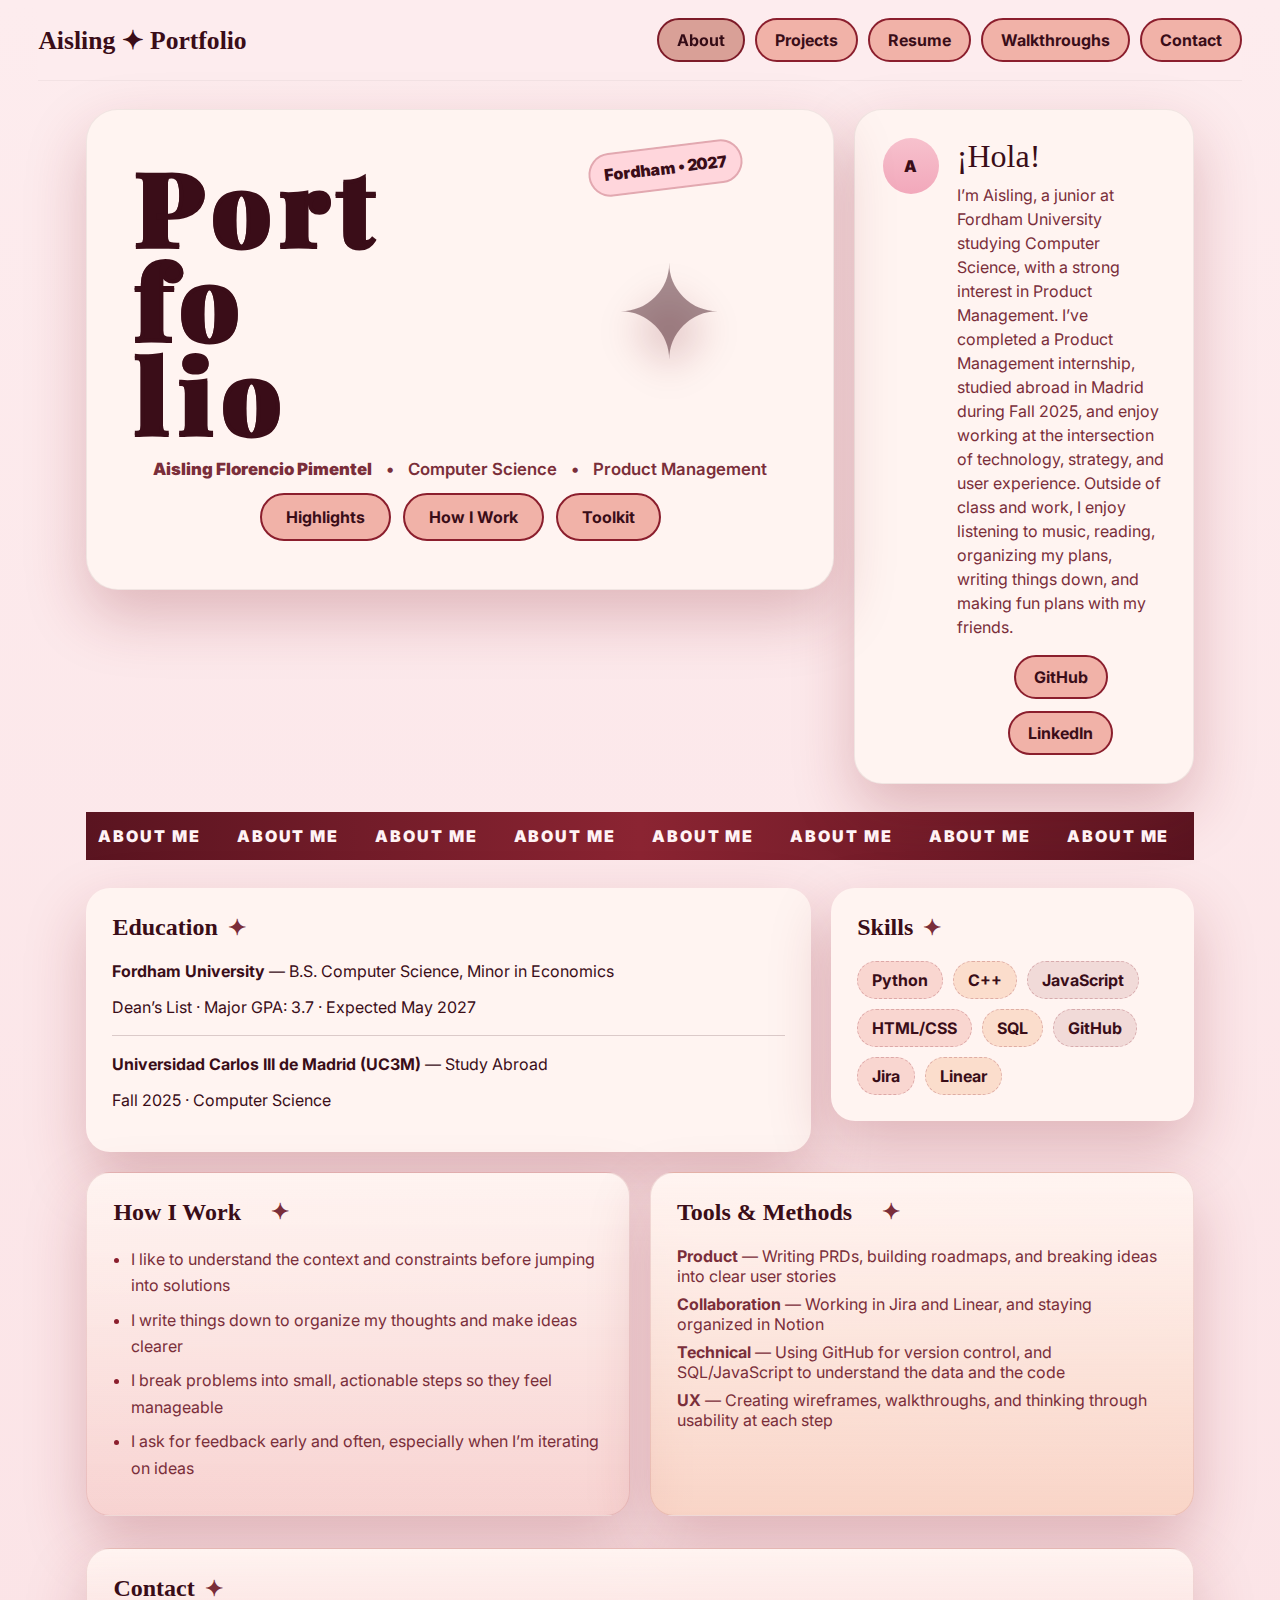
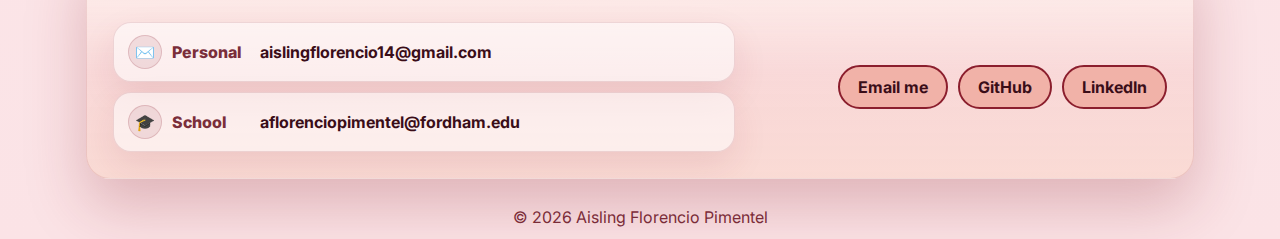
<file: index.html>
<!doctype html>
<html lang="en">
<head>
  <meta charset="UTF-8" />
  <meta name="viewport" content="width=device-width, initial-scale=1.0" />
  <title>Aisling Florencio Pimentel — Portfolio</title>
  <link rel="stylesheet" href="styles.css" />
  <link href="https://fonts.googleapis.com/css2?family=Playfair+Display:wght@400;600;700;800;900&display=swap" rel="stylesheet">
  <link href="https://fonts.googleapis.com/css2?family=Inter:wght@400;600;700;800&family=Playfair+Display:wght@400;600;700;800;900&display=swap" rel="stylesheet">

</head>
<body>
  <nav class="nav">
    <div class="container nav-inner">
      <a class="brand" href="index.html">Aisling ✦ Portfolio</a>
      <div class="nav-links">
        <a class="pill" href="index.html">About</a>
        <a class="pill" href="projects.html">Projects</a>
        <a class="pill" href="resume.html">Resume</a>
        <a class="pill" href="walkthroughs.html">Walkthroughs</a>
        <a class="pill" href="#contact">Contact</a>
      </div>
    </div>
  </nav>

  <header class="container hero">
    <div class="hero-top">
        <section class="big-title">

          <div class="badge">Fordham • 2027</div>
      
          <div class="portfolio-word" aria-label="Portfolio">
            <span>Port</span>
            <span>fo</span>
            <span>lio</span>
          </div>
      
          <div class="sparkle-float" aria-hidden="true">✦</div>
      
          <div class="subline">
            <span><strong>Aisling Florencio Pimentel</strong></span>
            <span>•</span>
            <span>Computer Science</span>
            <span>•</span>
            <span>Product Management</span>
          </div>
      
          <div class="row" style="margin-top:14px;">
            <a class="btn" href="#about">Highlights</a>
            <a class="btn" href="#how-i-work">How I Work</a>
            <a class="btn" href="#skills">Toolkit</a>
          </div>
        </section>
      
        <aside class="avatar-card">
          <div class="avatar-row">
            <div class="avatar">
              <div class="avatar-fallback">A</div>
            </div>
      
            <div>
              <p class="hello">¡Hola!</p>
              <p class="about-text">
                I’m Aisling, a junior at Fordham University studying Computer Science, with a 
                strong interest in Product Management. I’ve completed a Product Management internship, 
                studied abroad in Madrid during Fall 2025, and enjoy working at the intersection of 
                technology, strategy, and user experience. Outside of class and work, I enjoy listening to music, 
                reading, organizing my plans, writing things down, and making fun plans with my friends.
              </p>
      
              <div class="row" style="margin-top:10px;">
                <a class="pill" href="https://github.com/aispp" target="_blank" rel="noreferrer">GitHub</a>
                <a class="pill" href="https://www.linkedin.com/in/aisling-florencio" target="_blank" rel="noreferrer">LinkedIn</a>
              </div>
            </div>
          </div> 
      
          <div class="sparkle" aria-hidden="true"></div>
        </aside>
      </div>

      <div class="marquee" aria-hidden="true">
        <div class="marquee-track">
          <div class="marquee-content">
            <span>ABOUT ME</span><span>ABOUT ME</span><span>ABOUT ME</span><span>ABOUT ME</span><span>ABOUT ME</span>
            <span>ABOUT ME</span><span>ABOUT ME</span><span>ABOUT ME</span><span>ABOUT ME</span><span>ABOUT ME</span>
          </div>
          <div class="marquee-content" aria-hidden="true">
            <span>ABOUT ME</span><span>ABOUT ME</span><span>ABOUT ME</span><span>ABOUT ME</span><span>ABOUT ME</span>
            <span>ABOUT ME</span><span>ABOUT ME</span><span>ABOUT ME</span><span>ABOUT ME</span><span>ABOUT ME</span>
          </div>
        </div>
      </div>
    </header>

<main class="container section">
    <div class="grid">
      <section id="about" class="card">
        <h2>Education</h2>
        <p><strong>Fordham University</strong> — B.S. Computer Science, Minor in Economics</p>
        <p>Dean’s List · Major GPA: 3.7 · Expected May 2027</p>
  
        <hr class="soft" />
  
        <p><strong>Universidad Carlos III de Madrid (UC3M)</strong> — Study Abroad</p>
        <p>Fall 2025 · Computer Science</p>
      </section>
  
      <aside id="skills" class="card mini">
        <h2>Skills</h2>
        <div class="tags">
          <span class="tag">Python</span>
          <span class="tag">C++</span>
          <span class="tag">JavaScript</span>
          <span class="tag">HTML/CSS</span>
          <span class="tag">SQL</span>
          <span class="tag">GitHub</span>
          <span class="tag">Jira</span>
          <span class="tag">Linear</span>
        </div>
      </aside>
    </div>
  
    <div class="about-grid-2">
      <section id="how-i-work" class="card card--work">
        <h2 class="card-title">How I Work <span class="sticker"></span></h2>
        <ul class="work-list">
          <li>I like to understand the context and constraints before jumping into solutions</li>
          <li>I write things down to organize my thoughts and make ideas clearer</li>
          <li>I break problems into small, actionable steps so they feel manageable</li>
          <li>I ask for feedback early and often, especially when I’m iterating on ideas</li>
        </ul>
      </section>
  
      <section class="card card--tools">
        <h2 class="card-title">Tools &amp; Methods <span class="sticker"></span></h2>
        <div class="tools-list">
          <p><strong>Product</strong> — Writing PRDs, building roadmaps, and breaking ideas into clear user stories</p>
          <p><strong>Collaboration</strong> — Working in Jira and Linear, and staying organized in Notion
          </p>
          <p><strong>Technical</strong> — Using GitHub for version control, and SQL/JavaScript to understand the data and the code</p>
          <p><strong>UX</strong> — Creating wireframes, walkthroughs, and thinking through usability at each step</p>
        </div>
      </section>
    </div>

    <section id="contact" class="card card--contact">
        <h2>Contact</h2>
      
        <div class="contact-grid">
          <div class="contact-lines">
            <a class="contact-line" href="mailto:aislingflorencio14@gmail.com">
              <span class="contact-ico" aria-hidden="true">✉️</span>
              <span class="contact-label">Personal</span>
              <span class="contact-value">aislingflorencio14@gmail.com</span>
            </a>
      
            <a class="contact-line" href="mailto:aflorenciopimentel@fordham.edu">
              <span class="contact-ico" aria-hidden="true">🎓</span>
              <span class="contact-label">School</span>
              <span class="contact-value">aflorenciopimentel@fordham.edu</span>
            </a>
          </div>
      
          <div class="contact-actions">
            <a class="pill" href="mailto:aislingflorencio14@gmail.com">Email me</a>
            <a class="pill" href="https://github.com/aispp" target="_blank" rel="noreferrer">GitHub</a>
            <a class="pill" href="https://www.linkedin.com/in/aisling-florencio" target="_blank" rel="noreferrer">LinkedIn</a>
          </div>
        </div>
      </section>

    <footer class="footer">
      © <span id="year"></span> Aisling Florencio Pimentel
    </footer>
  </main>

  <script src="script.js"></script>
</body>
</html>
</file>
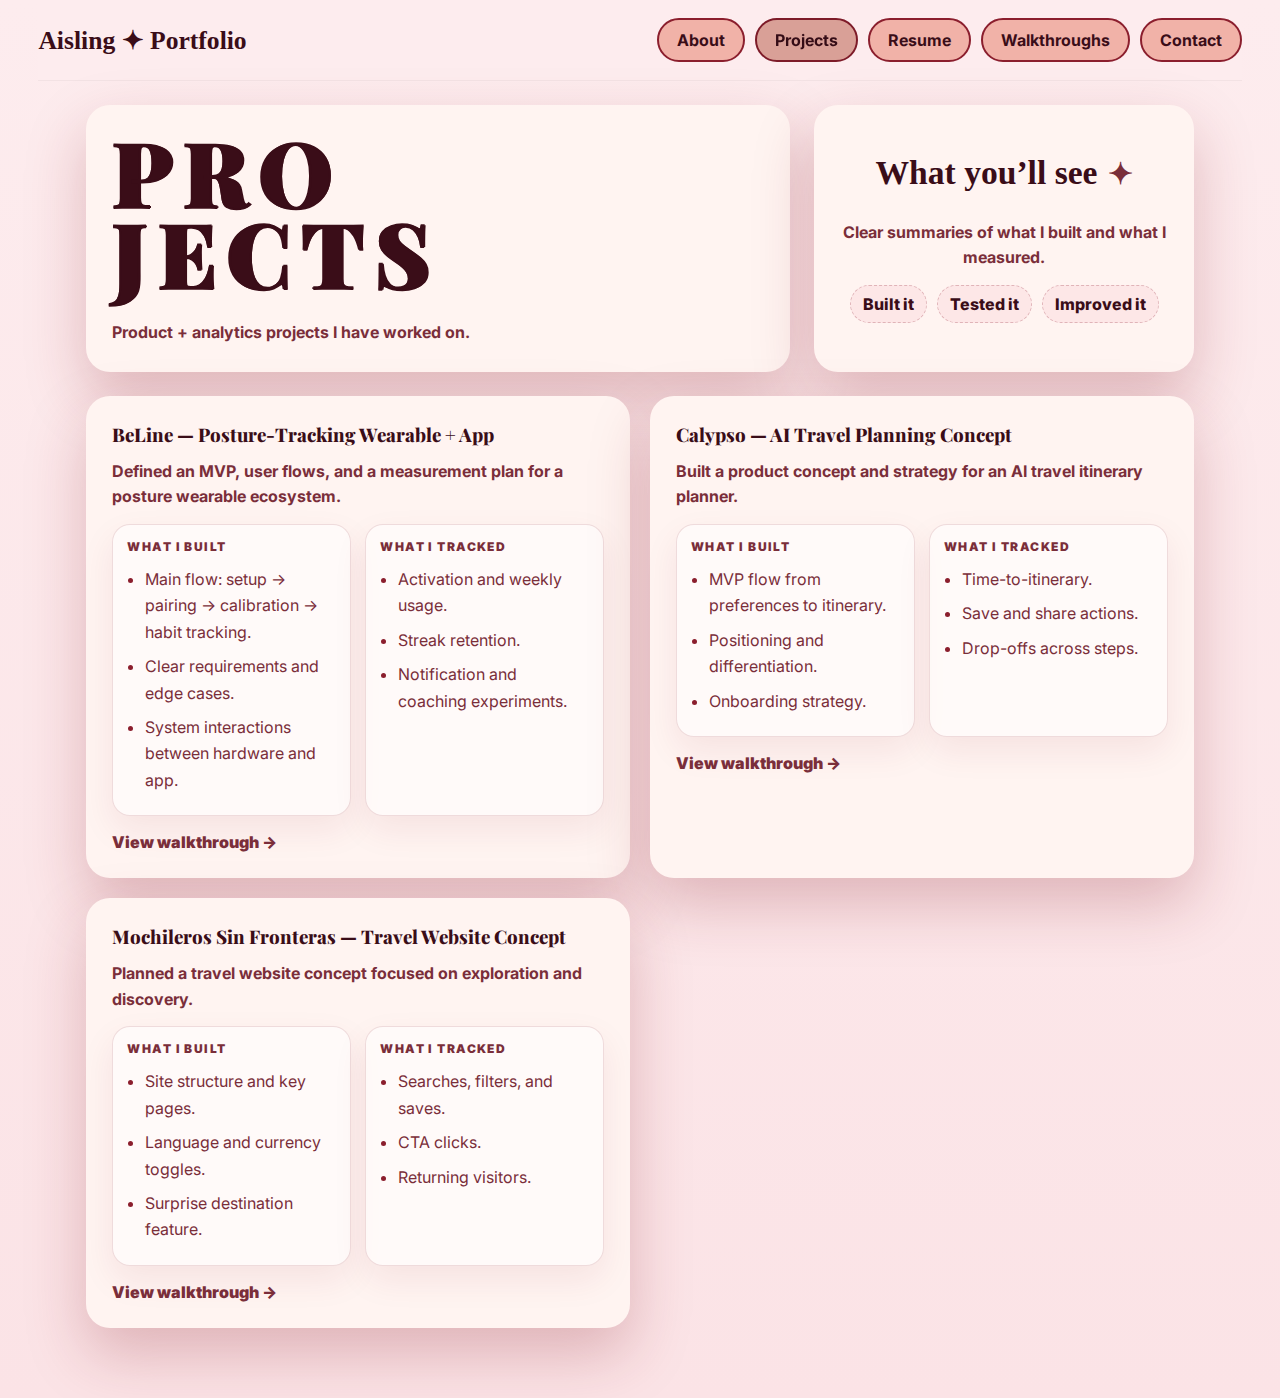
<file: projects.html>
<!doctype html>
<html lang="en">
<head>
  <meta charset="UTF-8" />
  <meta name="viewport" content="width=device-width, initial-scale=1.0" />
  <title>Projects — Aisling Florencio Pimentel</title>

  <link rel="stylesheet" href="styles.css" />
  <link href="https://fonts.googleapis.com/css2?family=Inter:wght@400;600;700;800&family=Playfair+Display:wght@400;600;700;800;900&display=swap" rel="stylesheet">
</head>

<body>

  <nav class="nav">
    <div class="container nav-inner">
      <a class="brand" href="index.html">Aisling ✦ Portfolio</a>
      <div class="nav-links">
        <a class="pill" href="index.html">About</a>
        <a class="pill" href="projects.html">Projects</a>
        <a class="pill" href="resume.html">Resume</a>
        <a class="pill" href="walkthroughs.html">Walkthroughs</a>
        <a class="pill" href="index.html#contact">Contact</a>
      </div>
    </div>
  </nav>

  <main class="container projects-page">

    <section class="section">
      <div class="projects-top-grid">

        <div class="card">
          <div class="projects-word">
            <span>PRO</span>
            <span>JECTS</span>
          </div>

          <p class="projects-intro">
            Product + analytics projects I have worked on.
          </p>
        </div>

        <div class="card what-youll-see">
          <h2 class="what-youll-see-title">What you’ll see</h2>

          <p class="projects-intro">
            Clear summaries of what I built and what I measured.
          </p>

          <div class="pill-row">
            <span class="mini-pill">Built it</span>
            <span class="mini-pill">Tested it</span>
            <span class="mini-pill">Improved it</span>
          </div>
        </div>

      </div>
    </section>

    <section class="section">
      <div class="projects-grid">

        <a class="card project-card project-link" href="walkthroughs.html#beline">
          <h3 class="project-title">BeLine — Posture-Tracking Wearable + App</h3>

          <p class="project-sub">
            Defined an MVP, user flows, and a measurement plan for a posture wearable ecosystem.
          </p>

          <div class="project-split">
            <div class="project-box">
              <div class="project-label">What I built</div>
              <ul class="work-list">
                <li>Main flow: setup → pairing → calibration → habit tracking.</li>
                <li>Clear requirements and edge cases.</li>
                <li>System interactions between hardware and app.</li>
              </ul>
            </div>

            <div class="project-box">
              <div class="project-label">What I tracked</div>
              <ul class="work-list">
                <li>Activation and weekly usage.</li>
                <li>Streak retention.</li>
                <li>Notification and coaching experiments.</li>
              </ul>
            </div>
          </div>

          <p class="project-footer"><strong>View walkthrough →</strong></p>
        </a>

        <a class="card project-card project-link" href="walkthroughs.html#calypso">
          <h3 class="project-title">Calypso — AI Travel Planning Concept</h3>

          <p class="project-sub">
            Built a product concept and strategy for an AI travel itinerary planner.
          </p>

          <div class="project-split">
            <div class="project-box">
              <div class="project-label">What I built</div>
              <ul class="work-list">
                <li>MVP flow from preferences to itinerary.</li>
                <li>Positioning and differentiation.</li>
                <li>Onboarding strategy.</li>
              </ul>
            </div>

            <div class="project-box">
              <div class="project-label">What I tracked</div>
              <ul class="work-list">
                <li>Time-to-itinerary.</li>
                <li>Save and share actions.</li>
                <li>Drop-offs across steps.</li>
              </ul>
            </div>
          </div>

          <p class="project-footer"><strong>View walkthrough →</strong></p>
        </a>

        <a class="card project-card project-link" href="walkthroughs.html#mochileros">
          <h3 class="project-title">Mochileros Sin Fronteras — Travel Website Concept</h3>

          <p class="project-sub">
            Planned a travel website concept focused on exploration and discovery.
          </p>

          <div class="project-split">
            <div class="project-box">
              <div class="project-label">What I built</div>
              <ul class="work-list">
                <li>Site structure and key pages.</li>
                <li>Language and currency toggles.</li>
                <li>Surprise destination feature.</li>
              </ul>
            </div>

            <div class="project-box">
              <div class="project-label">What I tracked</div>
              <ul class="work-list">
                <li>Searches, filters, and saves.</li>
                <li>CTA clicks.</li>
                <li>Returning visitors.</li>
              </ul>
            </div>
          </div>

          <p class="project-footer"><strong>View walkthrough →</strong></p>
        </a>

      </div>
    </section>

  </main>
  <script src="script.js"></script>
</body>
</html>
</file>
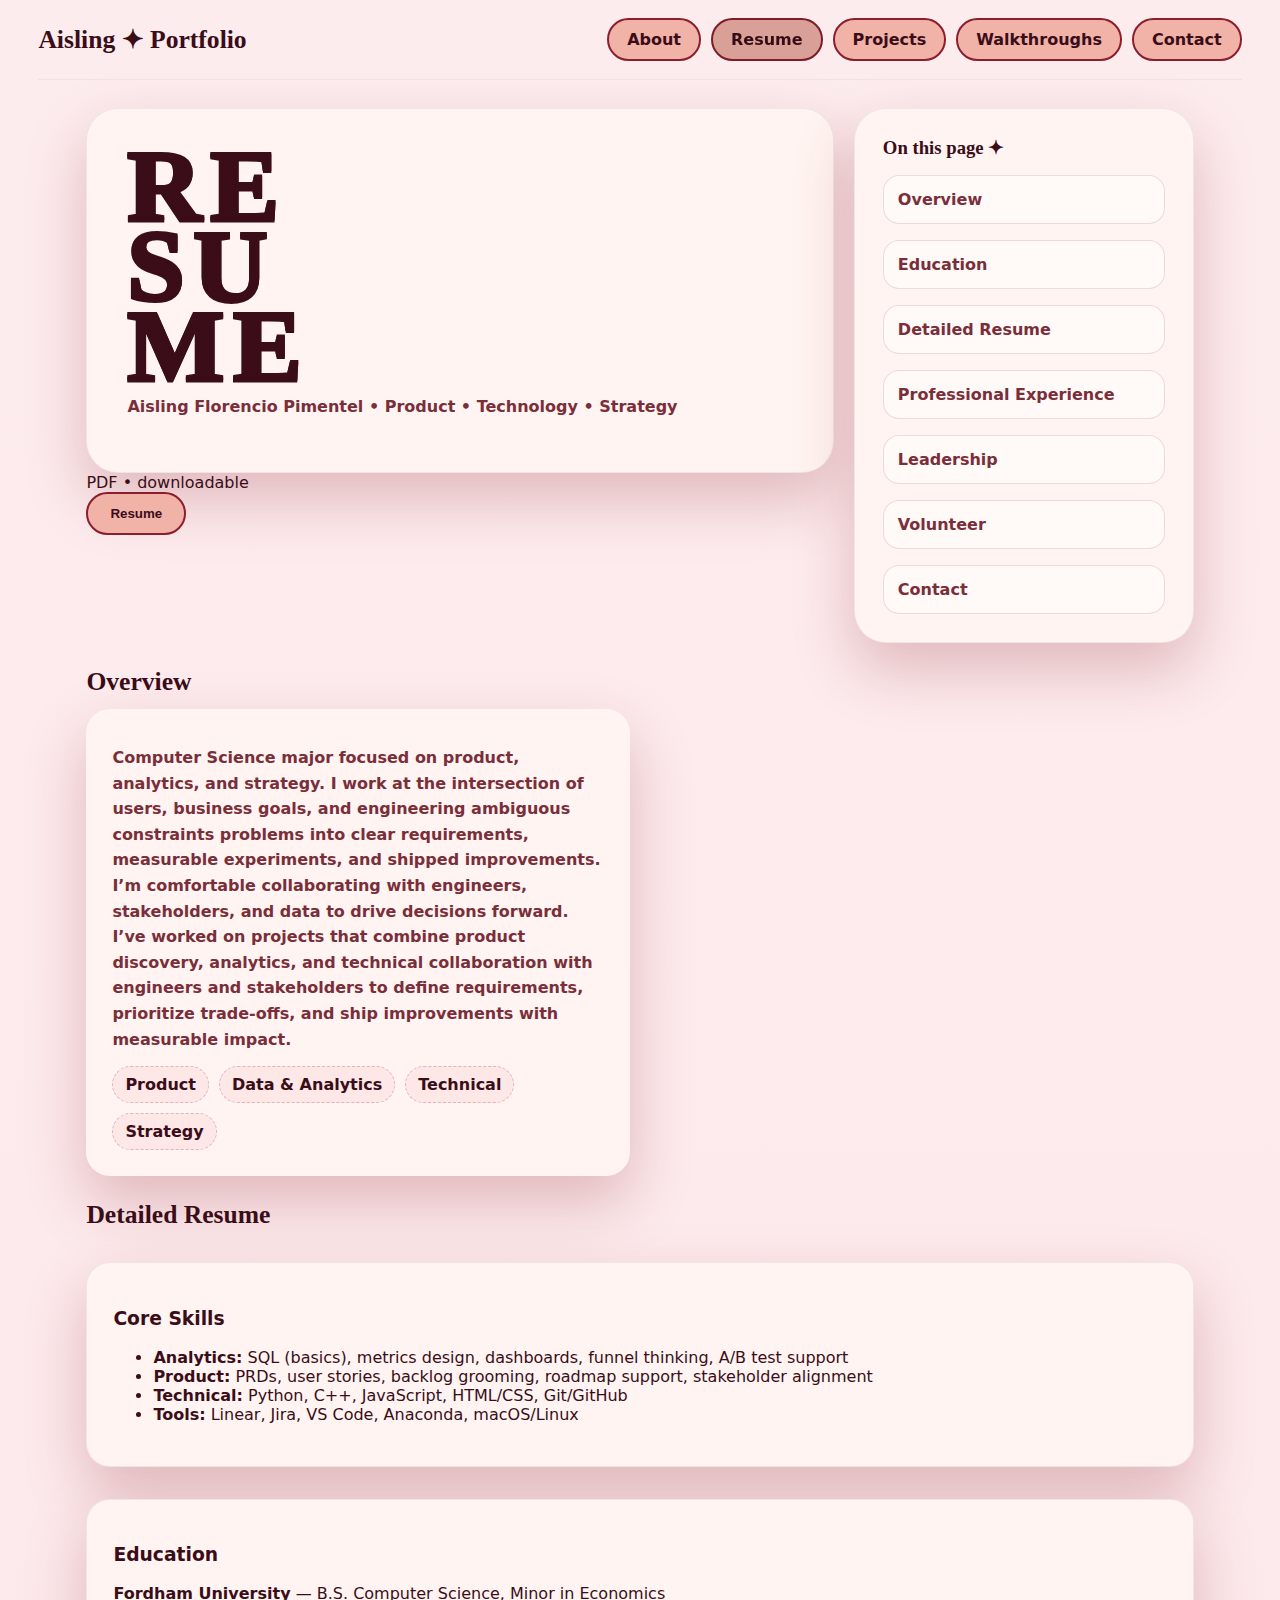
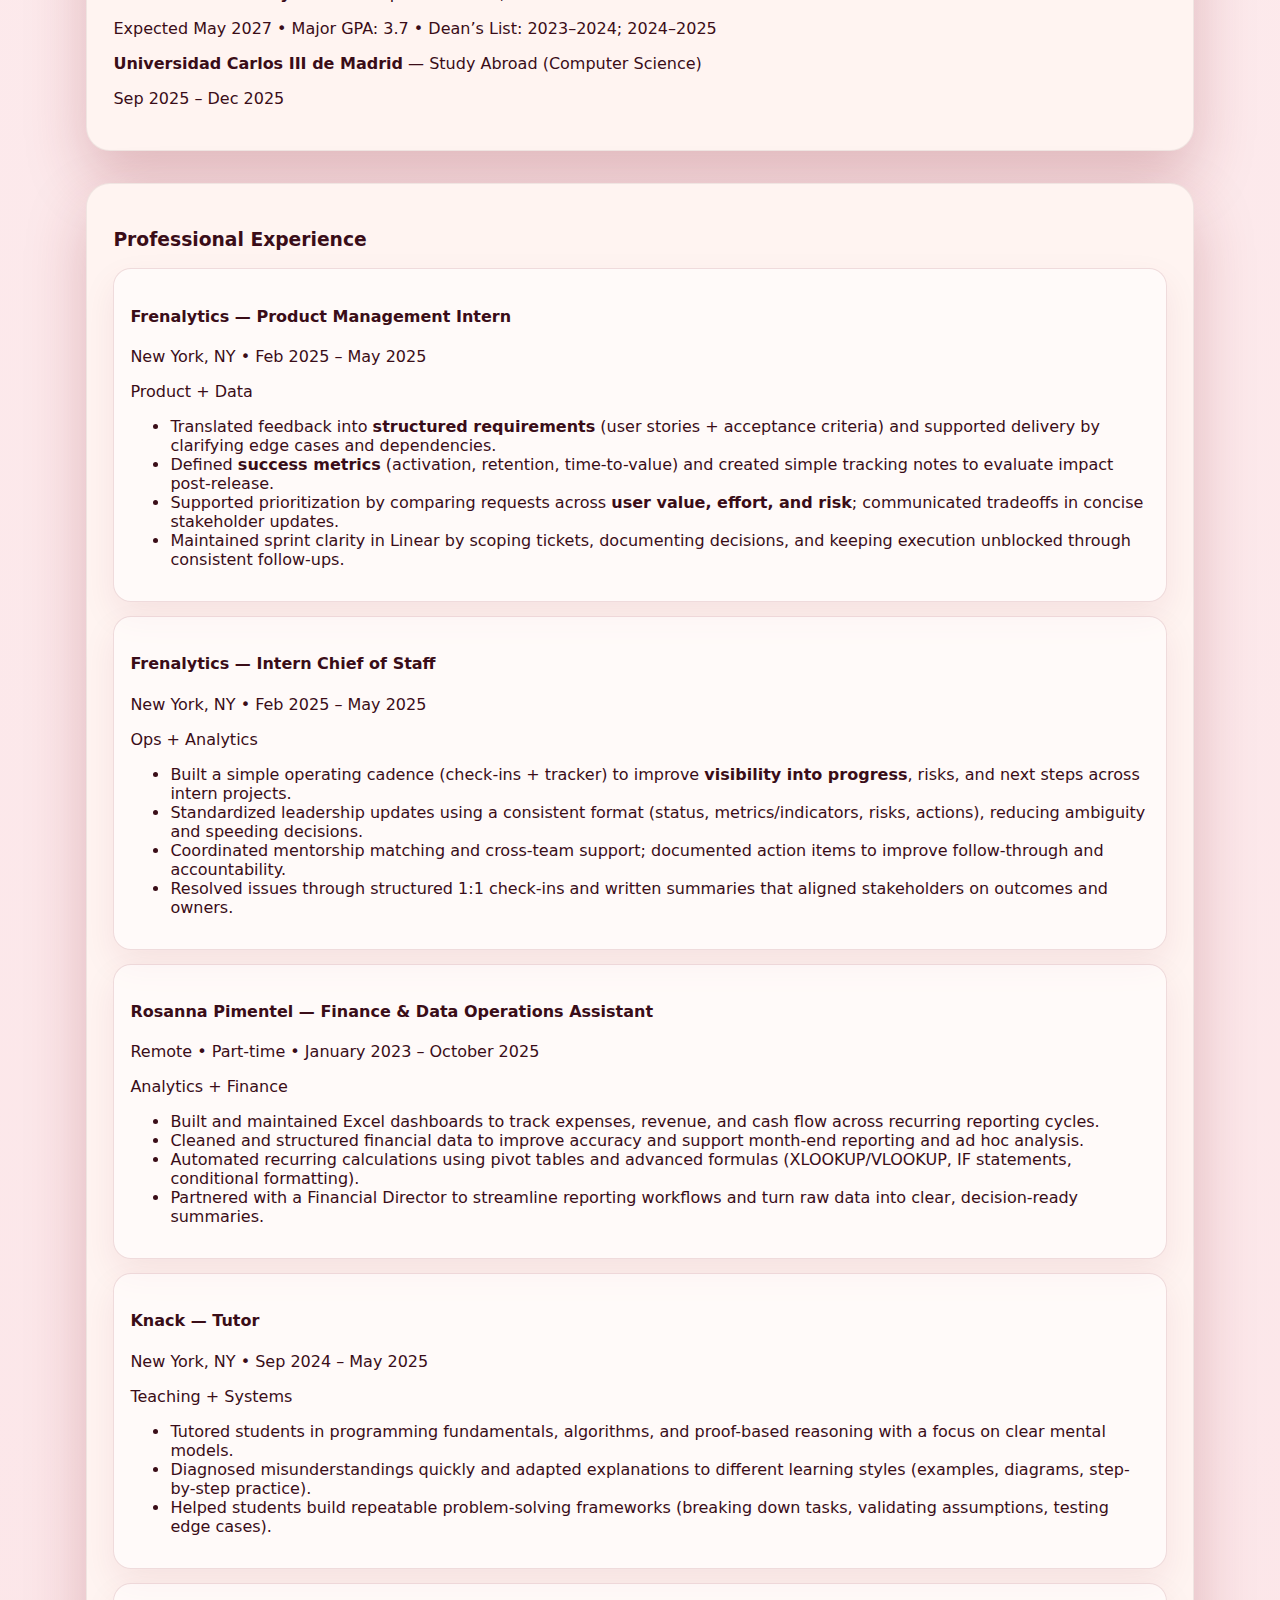
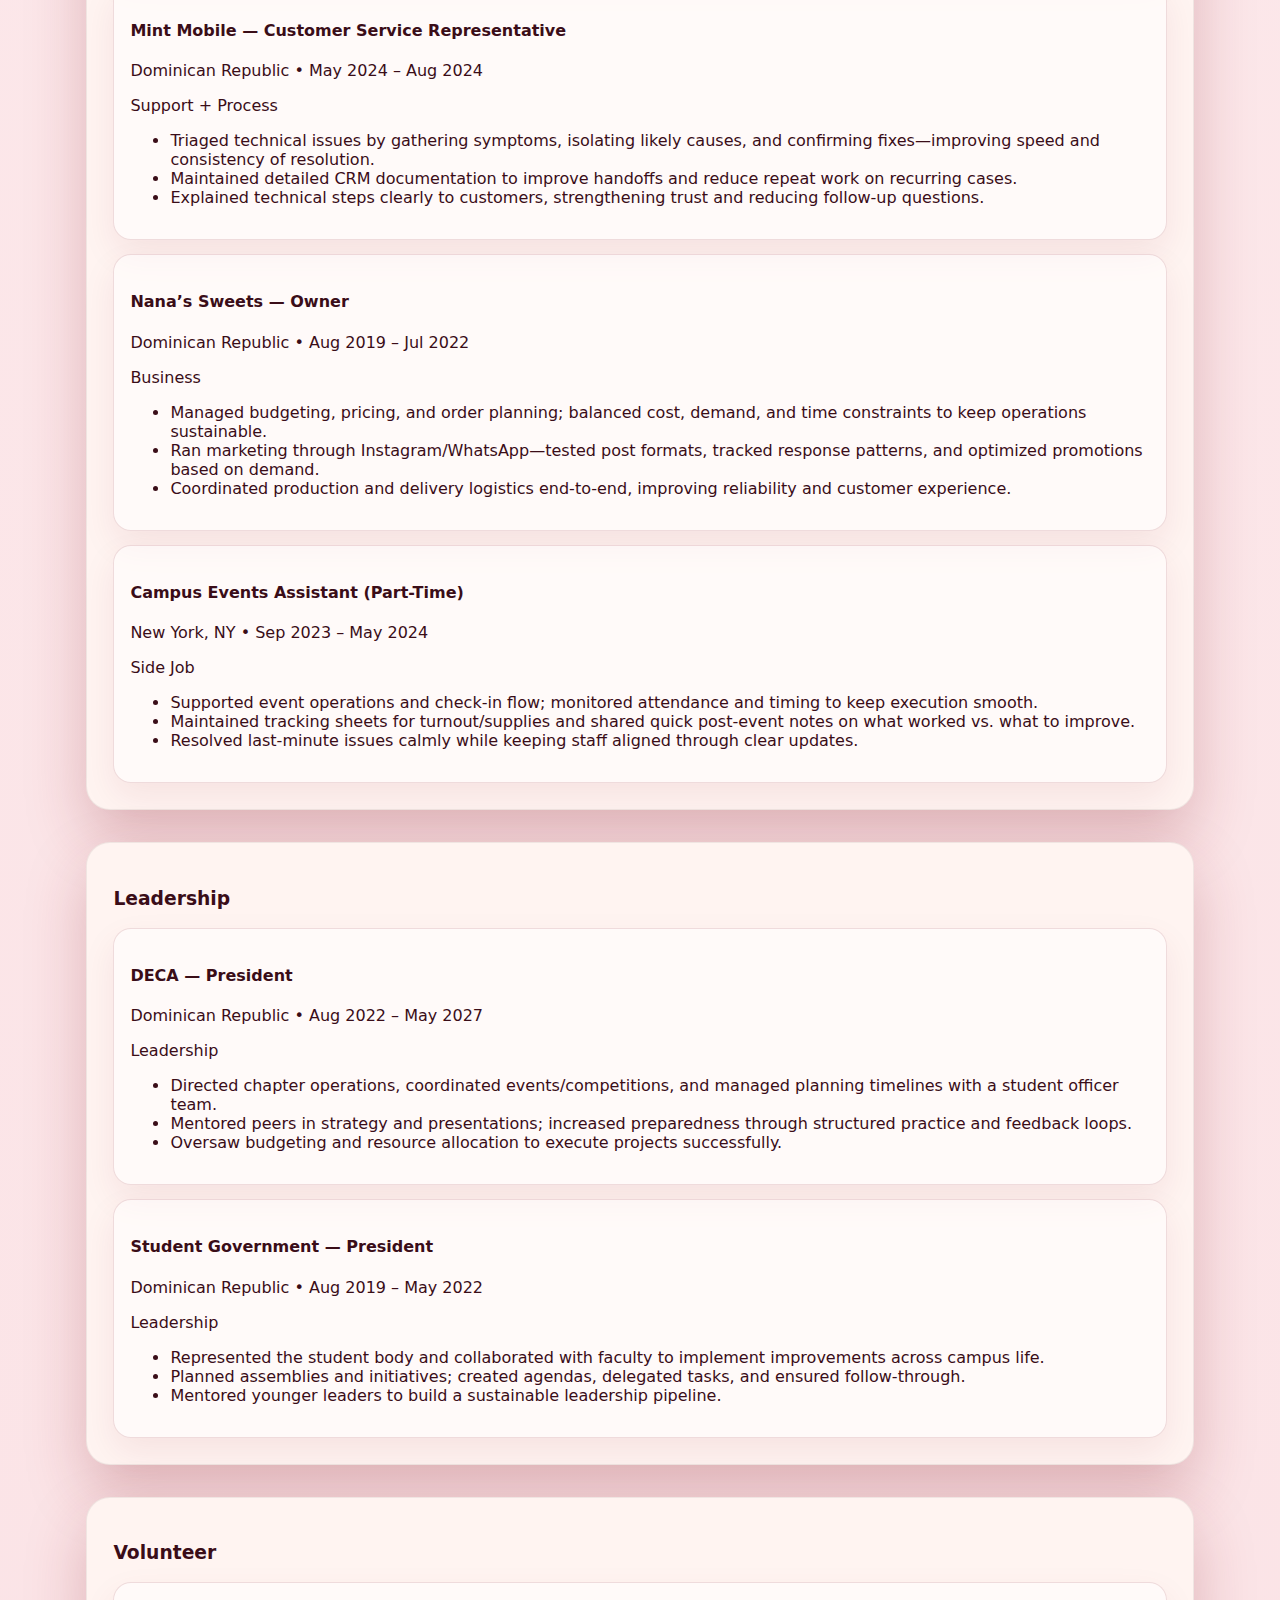
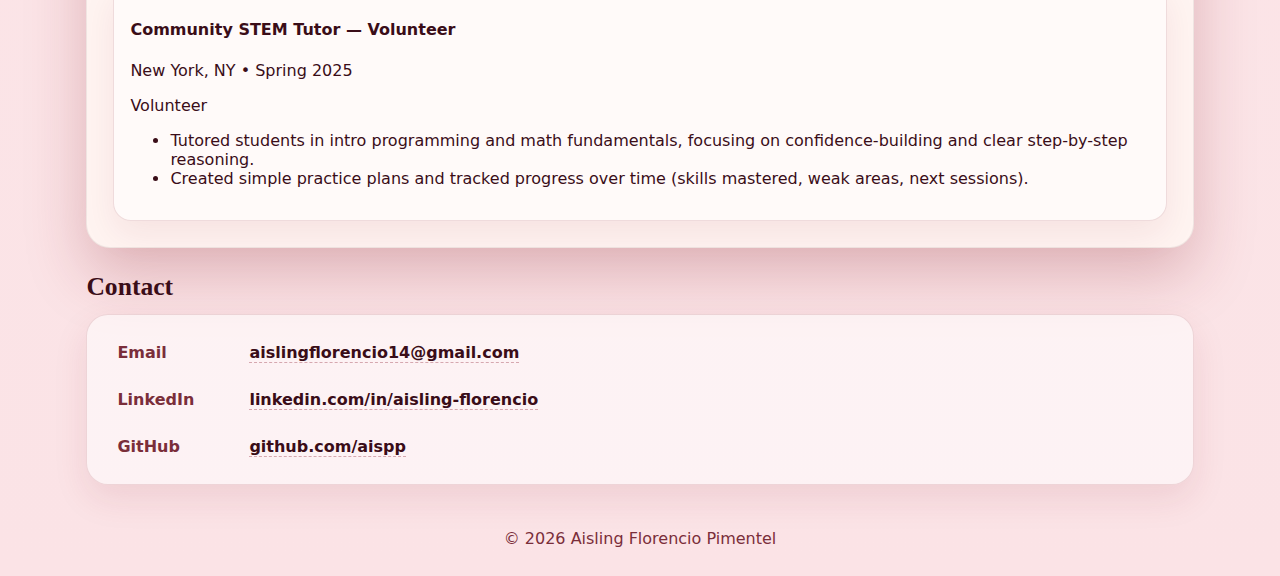
<file: resume.html>
<!doctype html>
<html lang="en">
<head>
  <meta charset="UTF-8" />
  <meta name="viewport" content="width=device-width, initial-scale=1.0" />
  <title>Resume — Aisling Florencio Pimentel</title>
  <link rel="stylesheet" href="styles.css" />
</head>

<body>
  <nav class="nav">
    <div class="container nav-inner">
      <a class="brand" href="index.html">Aisling ✦ Portfolio</a>
      <div class="nav-links">
        <a class="pill" href="index.html">About</a>
        <a class="pill" href="resume.html">Resume</a>
        <a class="pill" href="projects.html">Projects</a>
        <a class="pill" href="walkthroughs.html">Walkthroughs</a>
        <a class="pill" href="index.html#contact">Contact</a>
      </div>
    </div>
  </nav>

  <main class="container">

    <section class="hero">
      <div class="hero-top">
    
        <div class="hero-left">
          <div class="hero-inner">
            <div class="resume-word" aria-label="Resume">
              <span>RE</span>
              <span>SU</span>
              <span>ME</span>
            </div>
    
            <p class="hero-subtitle">
              Aisling Florencio Pimentel • Product • Technology • Strategy
            </p>
          </div>

          <div class="hero-cta-bubble">
            <div class="resume-cta">
              <div class="resume-meta">PDF • downloadable</div>
              <button id="openResumeBtn" class="primary-btn resume-btn" type="button">
                Resume
              </button>
            </div>
          </div>
        </div>

        <aside class="hero-index" aria-label="Resume page index">
          <h3 class="index-title">On this page ✦</h3>
          <nav class="index-links">
            <a href="#expbg">Overview</a>
            <a href="#education">Education</a>
            <a href="#resumeDetailed">Detailed Resume</a>
            <a href="#profExp">Professional Experience</a>
            <a href="#leadership">Leadership</a>
            <a href="#volunteer">Volunteer</a>
            <a href="#contact">Contact</a>
          </nav>
        </aside>
    
      </div>
    </section>

    <section id="expbg" class="section">
      <h2 class="section-title">Overview</h2>
    
      <div class="cards cards--single">
        <article class="card">
          <p class="card-text">
            Computer Science major focused on product, analytics, and strategy. I work at the intersection
            of users, business goals, and engineering ambiguous constraints problems into clear
            requirements, measurable experiments, and shipped improvements. I’m comfortable collaborating
            with engineers, stakeholders, and data to drive decisions forward. I’ve worked on
            projects that combine product discovery, analytics, and technical collaboration with
            engineers and stakeholders to define requirements, prioritize trade-offs, and ship improvements
            with measurable impact.
          </p>
    
          <div class="pill-row">
            <span class="mini-pill">Product</span>
            <span class="mini-pill">Data & Analytics</span>
            <span class="mini-pill">Technical</span>
            <span class="mini-pill">Strategy</span>
          </div>
        </article>
      </div>
    </section>

    <section id="resumeDetailed" class="section">
      <h2 class="section-title">Detailed Resume</h2>
    
        <article class="card resume-card">
          <h3 class="resume-h3">Core Skills</h3>
          <ul class="resume-list">
            <li><b>Analytics:</b> SQL (basics), metrics design, dashboards, funnel thinking, A/B test support</li>
            <li><b>Product:</b> PRDs, user stories, backlog grooming, roadmap support, stakeholder alignment</li>
            <li><b>Technical:</b> Python, C++, JavaScript, HTML/CSS, Git/GitHub</li>
            <li><b>Tools:</b> Linear, Jira, VS Code, Anaconda, macOS/Linux</li>
          </ul>
        </article>
      </div>

        <article class="card resume-card" id="education">
          <h3 class="resume-h3">Education</h3>
        
          <div class="edu-stack">
            <div class="edu-bubble">
              <p class="edu-title"><b>Fordham University</b> — B.S. Computer Science, Minor in Economics</p>
              <p class="edu-meta">Expected May 2027 • Major GPA: 3.7 • Dean’s List: 2023–2024; 2024–2025</p>
            </div>
        
            <div class="edu-bubble">
              <p class="edu-title"><b>Universidad Carlos III de Madrid</b> — Study Abroad (Computer Science)</p>
              <p class="edu-meta">Sep 2025 – Dec 2025 </p>
            </div>
          </div>
        </article>
    
      <article class="card resume-card" id="profExp">
        <h3 class="resume-h3">Professional Experience</h3>
    
        <div class="role-stack">
    
          <div class="role-card">
            <div class="role-top">
              <div>
                <h4 class="role-title">Frenalytics — Product Management Intern</h4>
                <p class="role-meta">New York, NY • Feb 2025 – May 2025</p>
              </div>
              <span class="role-tag">Product + Data</span>
            </div>
            <ul class="resume-list">
              <li>Translated feedback into <b>structured requirements</b> (user stories + acceptance criteria) and supported delivery by clarifying edge cases and dependencies.</li>
              <li>Defined <b>success metrics</b> (activation, retention, time-to-value) and created simple tracking notes to evaluate impact post-release.</li>
              <li>Supported prioritization by comparing requests across <b>user value, effort, and risk</b>; communicated tradeoffs in concise stakeholder updates.</li>
              <li>Maintained sprint clarity in Linear by scoping tickets, documenting decisions, and keeping execution unblocked through consistent follow-ups.</li>
            </ul>
          </div>
    
          <div class="role-card">
            <div class="role-top">
              <div>
                <h4 class="role-title">Frenalytics — Intern Chief of Staff</h4>
                <p class="role-meta">New York, NY • Feb 2025 – May 2025</p>
              </div>
              <span class="role-tag">Ops + Analytics</span>
            </div>
            <ul class="resume-list">
              <li>Built a simple operating cadence (check-ins + tracker) to improve <b>visibility into progress</b>, risks, and next steps across intern projects.</li>
              <li>Standardized leadership updates using a consistent format (status, metrics/indicators, risks, actions), reducing ambiguity and speeding decisions.</li>
              <li>Coordinated mentorship matching and cross-team support; documented action items to improve follow-through and accountability.</li>
              <li>Resolved issues through structured 1:1 check-ins and written summaries that aligned stakeholders on outcomes and owners.</li>
            </ul>
          </div>

          <div class="role-card">
            <div class="role-top">
              <div>
                <h4 class="role-title">Rosanna Pimentel — Finance &amp; Data Operations Assistant</h4>
                <p class="role-meta">Remote • Part-time • January 2023 – October 2025</p>
              </div>
              <span class="role-tag">Analytics + Finance</span>
            </div>
          
            <ul class="resume-list">
              <li>Built and maintained Excel dashboards to track expenses, revenue, and cash flow across recurring reporting cycles.</li>
              <li>Cleaned and structured financial data to improve accuracy and support month-end reporting and ad hoc analysis.</li>
              <li>Automated recurring calculations using pivot tables and advanced formulas (XLOOKUP/VLOOKUP, IF statements, conditional formatting).</li>
              <li>Partnered with a Financial Director to streamline reporting workflows and turn raw data into clear, decision-ready summaries.</li>
            </ul>
          </div>
    
          <div class="role-card">
            <div class="role-top">
              <div>
                <h4 class="role-title">Knack — Tutor</h4>
                <p class="role-meta">New York, NY • Sep 2024 – May 2025</p>
              </div>
              <span class="role-tag">Teaching + Systems</span>
            </div>
            <ul class="resume-list">
              <li>Tutored students in programming fundamentals, algorithms, and proof-based reasoning with a focus on clear mental models.</li>
              <li>Diagnosed misunderstandings quickly and adapted explanations to different learning styles (examples, diagrams, step-by-step practice).</li>
              <li>Helped students build repeatable problem-solving frameworks (breaking down tasks, validating assumptions, testing edge cases).</li>
            </ul>
          </div>
    
          <div class="role-card">
            <div class="role-top">
              <div>
                <h4 class="role-title">Mint Mobile — Customer Service Representative</h4>
                <p class="role-meta">Dominican Republic • May 2024 – Aug 2024</p>
              </div>
              <span class="role-tag">Support + Process</span>
            </div>
            <ul class="resume-list">
              <li>Triaged technical issues by gathering symptoms, isolating likely causes, and confirming fixes—improving speed and consistency of resolution.</li>
              <li>Maintained detailed CRM documentation to improve handoffs and reduce repeat work on recurring cases.</li>
              <li>Explained technical steps clearly to customers, strengthening trust and reducing follow-up questions.</li>
            </ul>
          </div>
    
          <div class="role-card">
            <div class="role-top">
              <div>
                <h4 class="role-title">Nana’s Sweets — Owner</h4>
                <p class="role-meta">Dominican Republic • Aug 2019 – Jul 2022</p>
              </div>
              <span class="role-tag">Business</span>
            </div>
            <ul class="resume-list">
              <li>Managed budgeting, pricing, and order planning; balanced cost, demand, and time constraints to keep operations sustainable.</li>
              <li>Ran marketing through Instagram/WhatsApp—tested post formats, tracked response patterns, and optimized promotions based on demand.</li>
              <li>Coordinated production and delivery logistics end-to-end, improving reliability and customer experience.</li>
            </ul>
          </div>
    
          <div class="role-card">
            <div class="role-top">
              <div>
                <h4 class="role-title">Campus Events Assistant (Part-Time)</h4>
                <p class="role-meta">New York, NY • Sep 2023 – May 2024</p>
              </div>
              <span class="role-tag">Side Job</span>
            </div>
            <ul class="resume-list">
              <li>Supported event operations and check-in flow; monitored attendance and timing to keep execution smooth.</li>
              <li>Maintained tracking sheets for turnout/supplies and shared quick post-event notes on what worked vs. what to improve.</li>
              <li>Resolved last-minute issues calmly while keeping staff aligned through clear updates.</li>
            </ul>
          </div>
    
        </div>
      </article>

      <article class="card resume-card" id="leadership">
        <h3 class="resume-h3">Leadership</h3>
    
        <div class="role-stack">
          <div class="role-card">
            <div class="role-top">
              <div>
                <h4 class="role-title">DECA — President</h4>
                <p class="role-meta">Dominican Republic • Aug 2022 – May 2027</p>
              </div>
              <span class="role-tag">Leadership</span>
            </div>
            <ul class="resume-list">
              <li>Directed chapter operations, coordinated events/competitions, and managed planning timelines with a student officer team.</li>
              <li>Mentored peers in strategy and presentations; increased preparedness through structured practice and feedback loops.</li>
              <li>Oversaw budgeting and resource allocation to execute projects successfully.</li>
            </ul>
          </div>
    
          <div class="role-card">
            <div class="role-top">
              <div>
                <h4 class="role-title">Student Government — President</h4>
                <p class="role-meta">Dominican Republic • Aug 2019 – May 2022</p>
              </div>
              <span class="role-tag">Leadership</span>
            </div>
            <ul class="resume-list">
              <li>Represented the student body and collaborated with faculty to implement improvements across campus life.</li>
              <li>Planned assemblies and initiatives; created agendas, delegated tasks, and ensured follow-through.</li>
              <li>Mentored younger leaders to build a sustainable leadership pipeline.</li>
            </ul>
          </div>
        </div>
      </article>
    
      <article class="card resume-card" id="volunteer">
        <h3 class="resume-h3">Volunteer</h3>
    
        <div class="role-stack">
          <div class="role-card">
            <div class="role-top">
              <div>
                <h4 class="role-title">Community STEM Tutor — Volunteer</h4>
                <p class="role-meta">New York, NY • Spring 2025</p>
              </div>
              <span class="role-tag">Volunteer</span>
            </div>
            <ul class="resume-list">
              <li>Tutored students in intro programming and math fundamentals, focusing on confidence-building and clear step-by-step reasoning.</li>
              <li>Created simple practice plans and tracked progress over time (skills mastered, weak areas, next sessions).</li>
            </ul>
          </div>
        </div>
      </article>
    
    </section>

    <section id="contact" class="section">
      <h2 class="section-title">Contact</h2>

      <div class="info-box">
        <div class="info-row">
          <div class="info-label">Email</div>
          <div class="info-value">
            <a href="mailto:aislingflorencio14@gmail.com">aislingflorencio14@gmail.com</a>
          </div>
        </div>

        <div class="info-row">
          <div class="info-label">LinkedIn</div>
          <div class="info-value">
            <a href="https://www.linkedin.com/in/aisling-florencio" target="_blank" rel="noopener noreferrer">linkedin.com/in/aisling-florencio</a>
          </div>
        </div>

        <div class="info-row">
          <div class="info-label">GitHub</div>
          <div class="info-value">
            <a href="https://github.com/aispp" target="_blank" rel="noopener noreferrer">github.com/aispp</a>
          </div>
        </div>
      </div>
    </section>

  </main>
  
  <div id="resumeModalOverlay" class="modal-overlay" aria-hidden="true">
    <div class="modal" role="dialog" aria-modal="true" aria-label="Resume PDF">
      <div class="modal-header">
        <p class="modal-title">Resume PDF</p>

        <div class="modal-actions">
          <a class="ghost-btn" href="/files/aisling-resume.pdf" download>
            Download
          </a>

          <button id="closeResumeBtn" class="modal-close" type="button" aria-label="Close">
            ✕
          </button>
        </div>
      </div>

      <div class="modal-body">
        <iframe
          src="/files/aisling-resume.pdf"
          title="Aisling Florencio Pimentel Resume"
        ></iframe>
      </div>
    </div>
  </div>

  <footer class="footer">
    <div class="container">
      <p>© 2026 Aisling Florencio Pimentel</p>
    </div>
  </footer>

  <script src="script.js"></script>
</body>
</html>
</file>
<file: styles.css>
:root{
    --bg: #fde9e6;
    --card: #fff4f1;
    --ink: #3a0d18;
    --ink-soft: #7a2e3a;
    --accent: #8b1e2d;
    --accent-soft: #f1b2a8;
    --accent-warm: #f6c19f;
    --border: rgba(139,30,45,.25);
    --shadow: 0 26px 60px rgba(139,30,45,.25);
    --frame: 48px;
  }
  
  *,
  *::before,
  *::after{
    box-sizing: border-box;
  }
  
  body{
    margin: 0;
    background: linear-gradient(#fdecee, #fbe3e6);
    color: var(--ink);
    font-family: "Inter", system-ui, -apple-system, BlinkMacSystemFont, sans-serif;
  }
  
  .brand,
  .hello,
  .card h2,
  .card-title{
    font-family: "Playfair Display", serif;
  }
  
  .container{
    width: min(1400px, 100%);
    margin-inline: auto;
    padding-inline: var(--frame);
  }

  @media (max-width: 900px){
    .container{
      padding-inline: 22px;
    }
  }
  
  @media (max-width: 520px){
    .container{
      padding-inline: 16px;
    }
  }
  
  .section{
    margin-top: 24px;
  }
  
  .nav{
    background: #fdecee;
    border-bottom: 1px solid rgba(0,0,0,.04);
  }
  
  .nav-inner{
    display: flex;
    align-items: center;
    justify-content: space-between;
    padding: 18px 0;
  }
  
  .brand{
    font-family: serif;
    font-weight: 800;
    font-size: 1.6rem; 
    text-decoration: none;
    color: var(--ink);
  }
  
  .nav-links{
    display: flex;
    gap: 10px;
  }
  
  .hero{
    margin-top: 28px;
  }
  
  .hero-top{
    display: grid;
    grid-template-columns: 2.2fr 1fr;
    gap: 20px;
    align-items: start; /* important */
  }
  
  .big-title{
    position: relative;
    background: var(--card);
    border-radius: 32px;
    padding: 48px;
    box-shadow: var(--shadow);
    border: 1px solid rgba(0,0,0,.06);
  }
  
  .portfolio-word, 
  .resume-word{
    display: inline-block;
    font-family: 'Playfair Display', serif;
    font-weight: 900;
    -webkit-text-stroke: 4px currentColor;
    text-shadow:
      2px 0 currentColor,
     -2px 0 currentColor;
    font-size: clamp(4rem, 8vw, 7rem);
    line-height: .92;
  }
  
  .portfolio-word span, 
  .resume-word span{
    display: block;
    letter-spacing: 0.09em;
    white-space: nowrap;
  }
  
  .subline{
    display: flex;
    justify-content: center;
    align-items: center;
    gap: 14px;
    margin-top: 18px;
    font-size: 1.05rem;
    font-weight: 600;
    color: var(--ink-soft);
    text-align: center;
  }
  
  .badge{
    position: absolute;
    top: 36px;
    right: 90px;
    background: rgba(255,122,160,.25);
    border: 2px solid var(--border);
    border-radius: 999px;
    padding: 10px 14px;
    font-weight: 900;
    transform: rotate(-7deg);
  }
  
  .sparkle-float{
    position: absolute;
    right: 110px;
    bottom: 200px;
    font-size: 8rem;
    color: rgba(58,13,24,.45);
    text-shadow: 0 20px 40px rgba(110,15,28,.25);
    pointer-events: none;
  }
  
  .row{
    display: flex;
    gap: 12px;
    flex-wrap: wrap;
    margin-top: 22px;
    justify-content: center;
  }
  
  .btn{
    padding: 12px 24px;
    border-radius: 999px;
    background: var(--accent-soft);
    border: 2px solid var(--accent);
    color: var(--ink);
    text-decoration: none;
    font-weight: 700;
    transition: background .15s ease, transform .15s ease;
  }
  
  .pill{
    padding: 10px 18px;
    border-radius: 999px;
    background: var(--accent-soft);
    border: 2px solid var(--accent);
    color: var(--ink);
    font-weight: 700;
    text-decoration: none;
    transition: filter .15s ease, transform .15s ease;
  }
  
  .pill.active{
    filter: brightness(0.9);
  }
  
  .avatar-card{
    background: var(--card);
    border-radius: 28px;
    padding: 28px;
    box-shadow: var(--shadow);
    border: 1px solid rgba(0,0,0,.06);
  }
  
  .avatar-row{
    display: flex;
    gap: 18px;
    align-items: flex-start;
  }
  
  .avatar{
    width: 56px;
    height: 56px;
    border-radius: 999px;
    background: linear-gradient(#f7c1cd, #f2a8bb);
    display: grid;
    place-items: center;
    font-weight: 900;
    flex: 0 0 auto;
  }
  
  .hello{
    font-family: serif;
    font-size: 2rem;
    margin: 0;
  }
  
  .about-text{
    margin-top: 8px;
    color: var(--ink-soft);
    line-height: 1.5;
  }
  
  .about-icon {
    width: 44px;
    height: 88px;
    min-width: 44px;
    border-radius: 999px;
    display: flex;
    align-items: center;
    justify-content: center;
    font-weight: 700;
    font-size: 20px;
    flex-shrink: 0;
  }
  
  .marquee{
    margin: 28px 0;
    background: linear-gradient(90deg, #5a1420, #8b2432, #5a1420);
    overflow: hidden;
  }
  
  .marquee-track{
    display: flex;
    width: max-content;
    gap: 36px;
    padding: 14px 0;
    animation: marquee-scroll 16s linear infinite;
  }
  
  .marquee-content{
    display: flex;
    gap: 36px;
    white-space: nowrap;
    font-weight: 900;
    color: #fff3f5;
    padding: 0 12px;
  }
  
  .marquee-content span{ letter-spacing: 0.12em; }
  
  @keyframes marquee-scroll{
    from { transform: translateX(0); }
    to   { transform: translateX(-50%); }
  }
  
  .work-list{
    margin: 12px 0 0;
    padding-left: 18px;
    color: var(--ink-soft);
    line-height: 1.65;
  }
  
  .work-list li::marker{
    color: var(--accent);
  }
  
  .work-list li{
    margin-bottom: 8px;
  }
  
  .tools-list p{
    margin: 8px 0;
    color: var(--ink-soft);
  }
  
  .card h2{
    position: relative;
  }
  
  .card h2::after{
    content: "✦";
    margin-left: 10px;
    font-size: 0.9em;
    color: var(--ink-soft);
  }
  
  .grid{
    display: grid;
    grid-template-columns: 2fr 1fr;
    gap: 20px;
  }
  
  .about-grid-2{
    display: grid;
    grid-template-columns: 1fr 1fr;
    gap: 20px;
    margin-top: 20px;
  }
  
  .card{
    background: var(--card);
    border-radius: 24px;
    padding: 26px;
    box-shadow: var(--shadow);
  }
  
  .card--work{
    background: linear-gradient(
      180deg,
      #fff4f1 0%,
      rgba(241,178,168,.35) 100%
    );
    border: 1px solid rgba(139,30,45,.12);
  }
  
  .card--tools{
    background: linear-gradient(
      180deg,
      #fff4f1 0%,
      rgba(246,193,159,.45) 100%
    );
    border: 1px solid rgba(139,30,45,.12);
  }
  
  .card-title{
    display: flex;
    align-items: center;
    gap: 10px;
  }
  
  .card h2{
    margin-top: 0;
    font-family: serif;
  }
  
  .mini{
    height: fit-content;
  }
  
  @keyframes title-pop {
    0%   { transform: translateY(0) scale(1); }
    35%  { transform: translateY(-6px) scale(1.03); }
    60%  { transform: translateY(2px) scale(1.01); }
    100% { transform: translateY(0) scale(1); }
  }
  
  @keyframes title-glow {
    0%   { box-shadow: 0 0 0 rgba(139,30,45,0); }
    40%  { box-shadow: 0 0 0 10px rgba(241,164,179,.55); }
    100% { box-shadow: 0 0 0 rgba(139,30,45,0); }
  }
  
  .section-hit .section-title,
  .section-hit .resume-h3{
    animation: title-pop 520ms ease, title-glow 900ms ease;
    display: inline-flex;
    border-radius: 14px;
    padding: 4px 10px;
  }

  .title-hit{
    animation: title-pop 520ms ease, title-glow 900ms ease;
    display: inline-flex;
    border-radius: 14px;
    padding: 4px 10px;
  }
  
  .tags{
    display: flex;
    flex-wrap: wrap;
    gap: 10px;
  }
  
  .tag{
    padding: 8px 14px;
    border-radius: 999px;
    border: 1px dashed var(--border);
    font-weight: 700;
    background: rgba(247,193,205,.25);
  }
  
  .tag:nth-child(3n+1){
    background: rgba(241,178,168,.45);
  }
  
  .tag:nth-child(3n+2){
    background: rgba(246,193,159,.45);
  }
  
  .tag:nth-child(3n){
    background: rgba(139,30,45,.12);
  }
  
  hr.soft{
    border: none;
    border-top: 1px solid rgba(58,13,24,.18);
    margin: 18px 0;
  }
  
  .footer{
    text-align: center;
    padding: 28px 0 12px;
    color: var(--ink-soft);
  }
  
  .card--contact{
    margin-top: 32px;
    position: relative;
    overflow: hidden;
    background: linear-gradient(
      180deg,
      #fff4f1 0%,
      rgba(241,178,168,.22) 55%,
      rgba(246,193,159,.25) 100%
    );
    border: 1px solid rgba(139,30,45,.12);
  }
  
  .contact-grid{
    display: grid;
    grid-template-columns: 1.2fr .8fr;
    gap: 18px;
    align-items: center;
    margin-top: 14px;
  }
  
  .contact-lines{
    display: grid;
    gap: 10px;
  }
  
  .contact-line{
    display: grid;
    grid-template-columns: 34px 78px 1fr;
    align-items: center;
    gap: 10px;
  
    padding: 12px 14px;
    border-radius: 18px;
    border: 1px solid rgba(139,30,45,.14);
    background: rgba(255,255,255,.55);
    text-decoration: none;
    color: var(--ink);
    box-shadow: 0 14px 34px rgba(139,30,45,.10);
    transition: transform .15s ease, filter .15s ease;
  }
  
  .contact-ico{
    width: 34px;
    height: 34px;
    display: grid;
    place-items: center;
    border-radius: 999px;
    background: rgba(139,30,45,.10);
    border: 1px solid rgba(139,30,45,.18);
  }
  
  .contact-label{
    font-weight: 800;
    color: var(--ink-soft);
  }
  
  .contact-value{
    font-weight: 700;
    color: var(--ink);
    overflow-wrap: anywhere;
  }
  
  .contact-actions{
    display: flex;
    flex-wrap: wrap;
    gap: 10px;
    justify-content: flex-end;
  }
  
  .pill:hover,
  .btn:hover,
  .tag:hover,
  .contact-line:hover{
    background: #f1a4b3;
    transform: translateY(-1px);
    box-shadow: 0 16px 40px rgba(139,30,45,.22);
  }
  
  .hero-inner{
    background: var(--card);
    border-radius: 32px;
    padding: 38px 40px;
    box-shadow: var(--shadow);
    border: 1px solid rgba(0,0,0,.06);
  }
  
  .hero-title{
    position: relative;
    display: inline-block;
  }
  
  .hero-title::after{
    content: "";
    position: absolute;
    left: 0;
    bottom: -10px;
    width: 56%;
    height: 10px;
    background: var(--accent-soft);
    border-radius: 999px;
    opacity: 0.9;
    z-index: -1;
  }
  
  .hero-subtitle{
    margin: 10px 0 18px;
    color: var(--ink-soft);
    font-weight: 700;
  }

  .hero .resume-word{
    line-height: 0.78;
  }
  
  .primary-btn{
    padding: 12px 22px;
    border-radius: 999px;
    background: var(--accent-soft);
    border: 2px solid var(--accent);
    color: var(--ink);
    font-weight: 800;
    cursor: pointer;
    transition: background .15s ease, transform .15s ease, box-shadow .15s ease;
  }
  
  .primary-btn:hover{
    background: #f1a4b3;
    transform: translateY(-1px);
    box-shadow: 0 16px 40px rgba(139,30,45,.22);
  }

  .ghost-btn{
    padding: 10px 16px;
    border-radius: 999px;
    background: rgba(255,255,255,.65);
    border: 1px solid rgba(139,30,45,.18);
    color: var(--ink);
    text-decoration: none;
    font-weight: 800;
    transition: transform .15s ease, background .15s ease, box-shadow .15s ease;
  }
  
  .ghost-btn:hover{
    background: rgba(255,255,255,.9);
    transform: translateY(-1px);
    box-shadow: 0 14px 34px rgba(139,30,45,.12);
  }

  .section-title{
    margin: 0 0 12px;
    font-family: "Playfair Display", serif;
    font-weight: 900;
    font-size: 1.6rem;
  }
  
  .cards{
    display: grid;
    grid-template-columns: 1fr 1fr;
    gap: 20px;
  }
  
  .card-text{
    margin: 10px 0 0;
    color: var(--ink-soft);
    line-height: 1.6;
    font-weight: 600;
  }
  
  .info-box{
    background: rgba(255,255,255,.55);
    border: 1px solid rgba(139,30,45,.14);
    box-shadow: 0 14px 34px rgba(139,30,45,.10);
    border-radius: 22px;
    padding: 18px 18px;
  }
  
  .info-row{
    display: grid;
    grid-template-columns: 120px 1fr;
    gap: 12px;
    align-items: center;
    padding: 10px 12px;
    border-radius: 16px;
  }
  
  .info-row + .info-row{
    margin-top: 8px;
  }
  
  .info-label{
    font-weight: 900;
    color: var(--ink-soft);
  }
  
  .info-value{
    font-weight: 700;
    color: var(--ink);
    overflow-wrap: anywhere;
  }
  
  .info-box a{
    color: var(--ink);
    text-decoration: none;
    border-bottom: 1px dashed rgba(139,30,45,.35);
  }
  
  .info-box a:hover{
    border-bottom-style: solid;
  }
  
  .modal-overlay{
    position: fixed;
    inset: 0;
    display: none;
    align-items: center;
    justify-content: center;
    padding: 24px;
    background: rgba(0,0,0,.55);
    z-index: 9999;
  }
  
  .modal-overlay.is-open{
    display: flex;
  }
  
  .modal{
    width: min(980px, 96vw);
    height: min(82vh, 900px);
    background: #fff;
    border-radius: 22px;
    overflow: hidden;
    box-shadow: 0 20px 60px rgba(0,0,0,.25);
    display: flex;
    flex-direction: column;
    border: 1px solid rgba(0,0,0,.06);
  }
  
  .modal-header{
    display: flex;
    align-items: center;
    justify-content: space-between;
    gap: 12px;
    padding: 14px 16px;
    background: linear-gradient(#fff7f6, #fff);
    border-bottom: 1px solid rgba(0,0,0,.08);
  }
  
  .modal-title{
    font-size: 14px;
    margin: 0;
    opacity: .9;
    font-weight: 900;
    color: var(--ink);
  }
  
  .modal-actions{
    display: flex;
    align-items: center;
    gap: 10px;
  }
  
  .modal-close{
    border: none;
    background: transparent;
    cursor: pointer;
    font-size: 18px;
    line-height: 1;
    padding: 6px 10px;
    border-radius: 10px;
    color: var(--ink);
  }
  
  .modal-close:hover{
    background: rgba(0,0,0,.06);
  }
  
  .modal-body{
    flex: 1;
    background: #f6f6f7;
  }
  
  .modal-body iframe{
    width: 100%;
    height: 100%;
    border: 0;
    display: block;
    background: #fff;
  }
  
  @media (max-width: 900px){
    .contact-grid{
      grid-template-columns: 1fr;
    }
    .contact-actions{
      justify-content: flex-start;
    }
  }
  
  @media (max-width: 900px){
    .hero-top{
      grid-template-columns: 1fr;
    }
  
    .sparkle-float{
      display: none;
    }
  
    .subline{
      flex-wrap: wrap;
    }
  
    .about-grid-2{
      grid-template-columns: 1fr;
    }

    .cards{
      grid-template-columns: 1fr;
    }
    .info-row{
      grid-template-columns: 1fr;
    }
  }

.hero-index{
  background: var(--card);
  border-radius: 32px;
  padding: 28px;
  box-shadow: var(--shadow);
  border: 1px solid rgba(0,0,0,.06);
}

.index-title{
  margin: 0 0 12px;
  font-family: "Playfair Display", serif;
  font-weight: 900;
  color: var(--ink);
}

.index-links{
  display: grid;
  gap: 16px;
  margin-top: 16px;
}

.index-links a{
  display: block;
  padding: 14px 14px;
  border-radius: 16px;
  text-decoration: none;
  color: var(--ink-soft);
  font-weight: 800;
  border: 1px solid rgba(139,30,45,.14);
  background: rgba(255,255,255,.45);
  transition: transform .15s ease, box-shadow .15s ease, background .15s ease;
}

.index-links a:hover{
  background: rgba(255,255,255,.75);
  transform: translateY(-1px);
  box-shadow: 0 14px 34px rgba(139,30,45,.10);
}

@media (max-width: 900px){
  .hero-top{
    grid-template-columns: 1fr;
  }
}

.section,
.resume-block{
  scroll-margin-top: 110px;
}

html{
  scroll-behavior: smooth;
}

.resume-cards{
  display: grid;
  grid-template-columns: 1.2fr .8fr;
  gap: 30px;
  margin-top: 30px;
}

.resume-card{
  margin-top: 32px;
  border: 1px solid rgba(0,0,0,.06);
}

.pill-row{
  display: flex;
  flex-wrap: wrap;
  gap: 10px;
  margin-top: 14px;
}

.mini-pill{
  padding: 8px 12px;
  border-radius: 999px;
  border: 1px dashed var(--border);
  font-weight: 800;
  background: rgba(247,193,205,.25);
}

.role-stack{
  display: grid;
  gap: 14px;
  margin-top: 12px;
}

.role-card{
  background: rgba(255,255,255,.55);
  border: 1px solid rgba(139,30,45,.14);
  border-radius: 18px;
  padding: 16px 16px;
  box-shadow: 0 14px 34px rgba(139,30,45,.08);
}

@media (max-width: 900px){
  .resume-cards{
    grid-template-columns: 1fr;
  }
}

.projects-page{
  padding-bottom: 70px;
}

.projects-intro{
  margin: 14px 0 0;
  color: var(--ink-soft);
  font-weight: 700;
  line-height: 1.6;
}

.projects-hero{
  padding-bottom: 34px;
}

.projects-filters button{
  width: 100%;
  text-align: left;
  cursor: pointer;
  font: inherit;
}

.projects-filter-btn{
  display: block;
  padding: 14px 14px;
  border-radius: 16px;
  color: var(--ink-soft);
  font-weight: 800;
  border: 1px solid rgba(139,30,45,.14);
  background: rgba(255,255,255,.45);
  transition: transform .15s ease, box-shadow .15s ease, background .15s ease;
}

.projects-filter-btn:hover{
  background: rgba(255,255,255,.75);
  transform: translateY(-1px);
  box-shadow: 0 14px 34px rgba(139,30,45,.10);
}

.projects-filter-btn.is-active{
  background: #f1a4b3;
  color: var(--ink);
  border-color: rgba(139,30,45,.25);
}

.projects-grid{
  display: grid;
  grid-template-columns: 1fr 1fr;
  gap: 20px;
  margin-top: 22px;
}

.project-head{
  display: flex;
  align-items: flex-start;
  justify-content: space-between;
  gap: 14px;
  flex-wrap: wrap;
}

.project-title{
  margin: 0;
}

.project-sub{
  margin: 12px 0 0;
  color: var(--ink-soft);
  font-weight: 700;
  line-height: 1.6;
}

.project-split{
  display: grid;
  grid-template-columns: 1fr 1fr;
  gap: 14px;
  margin-top: 14px;
}

.project-box{
  background: rgba(255,255,255,.55);
  border: 1px solid rgba(139,30,45,.14);
  border-radius: 18px;
  padding: 14px 14px;
  box-shadow: 0 14px 34px rgba(139,30,45,.08);
}

.project-label{
  font-size: 12px;
  letter-spacing: .12em;
  text-transform: uppercase;
  color: var(--ink-soft);
  font-weight: 900;
  margin-bottom: 8px;
}

.project-actions{
  display: flex;
  gap: 12px;
  flex-wrap: wrap;
  margin-top: 16px;
}

.projects-modal-overlay{
  position: fixed;
  inset: 0;
  display: none;
  align-items: center;
  justify-content: center;
  padding: 24px;
  background: rgba(0,0,0,.55);
  z-index: 9999;
}

.projects-modal-overlay.is-open{
  display: flex;
}

.projects-modal{
  width: min(820px, 96vw);
  background: var(--card);
  border-radius: 22px;
  overflow: hidden;
  box-shadow: 0 20px 60px rgba(0,0,0,.25);
  border: 1px solid rgba(0,0,0,.06);
}

.projects-modal-header{
  display: flex;
  align-items: center;
  justify-content: space-between;
  gap: 12px;
  padding: 14px 16px;
  background: linear-gradient(#fff7f6, #fff);
  border-bottom: 1px solid rgba(0,0,0,.08);
}

.projects-modal-title{
  font-size: 14px;
  margin: 0;
  font-weight: 900;
  color: var(--ink);
}

.projects-modal-close{
  border: none;
  background: transparent;
  cursor: pointer;
  font-size: 18px;
  line-height: 1;
  padding: 6px 10px;
  border-radius: 10px;
  color: var(--ink);
}

.projects-modal-close:hover{
  background: rgba(0,0,0,.06);
}

.projects-modal-body{
  padding: 16px;
}

.projects-modal-body pre{
  margin: 0;
  white-space: pre-wrap;
  line-height: 1.65;
  color: var(--ink-soft);
  font-family: "Inter", system-ui, -apple-system, BlinkMacSystemFont, sans-serif;
}

@media (max-width: 900px){
  .projects-grid{
    grid-template-columns: 1fr;
  }
  .project-split{
    grid-template-columns: 1fr;
  }
}

.projects-top-grid{
  display: grid;
  grid-template-columns: 1.3fr 0.7fr;
  gap: 24px;
  align-items: stretch;
}

@media (max-width: 900px){
  .projects-top-grid{
    grid-template-columns: 1fr;
  }
}

.project-title{
  font-family: "Playfair Display", serif;
  font-weight: 800;
  color: var(--ink);
}

.projects-word{
  display: inline-block;
  font-family: "Playfair Display", serif;
  font-weight: 900;
  font-size: clamp(3.6rem, 7vw, 6rem);
  line-height: 0.9;
  color: var(--ink);
  margin-bottom: 14px;
}

.projects-word span{
  display: block;
  letter-spacing: 0.12em;
  white-space: nowrap;
  -webkit-text-stroke: 2px currentColor;
  text-shadow:
    1.5px 0 currentColor,
   -1.5px 0 currentColor;
}

.what-youll-see{
  display: flex;
  flex-direction: column;
  justify-content: center;
  align-items: center;
  text-align: center;
}

.what-youll-see-title{
  font-size: 2.1rem;
  font-weight: 900;
  font-family: "Playfair Display", serif;
  margin-bottom: 14px;
}

body{
  padding-inline: clamp(16px, 3vw, 64px);
}

.container{
  width: min(1400px, 100%);
  margin-inline: auto;
}

.project-link{
  display: block;
  text-decoration: none;
  color: inherit;
  cursor: pointer;
  transition: transform .15s ease, box-shadow .15s ease, background .15s ease;
}

.project-link:hover{
  transform: translateY(-2px);
  box-shadow: 0 28px 70px rgba(139,30,45,.28);
}

.project-footer{
  margin: 16px 0 0;
  color: var(--ink-soft);
  font-weight: 800;
}

.video-wrap{
  margin-top: 14px;
  border-radius: 18px;
  overflow: hidden;
  border: 1px solid rgba(139,30,45,.14);
  background: rgba(255,255,255,.55);
  box-shadow: 0 14px 34px rgba(139,30,45,.08);
}

.video-wrap iframe{
  width: 100%;
  aspect-ratio: 16 / 9;
  border: 0;
  display: block;
}

.what-youll-see{
  display: flex;
  flex-direction: column;
  justify-content: center;
  align-items: center;
  text-align: center;
}

.what-youll-see-title{
  font-size: 2.1rem;
  font-weight: 900;
  font-family: "Playfair Display", serif;
  margin-bottom: 14px;
}

.doc-preview{
  margin-top: 14px;
  width: 100%;
  height: 1000px;
  border-radius: 18px;
  overflow: hidden;
  border: 1px solid rgba(139,30,45,.14);
  background: #fff;
  box-shadow: 0 14px 34px rgba(139,30,45,.08);
}

.doc-preview iframe{
  width: 100%;
  height: 100%;
  border: 0;
  display: block;
}
</file>
